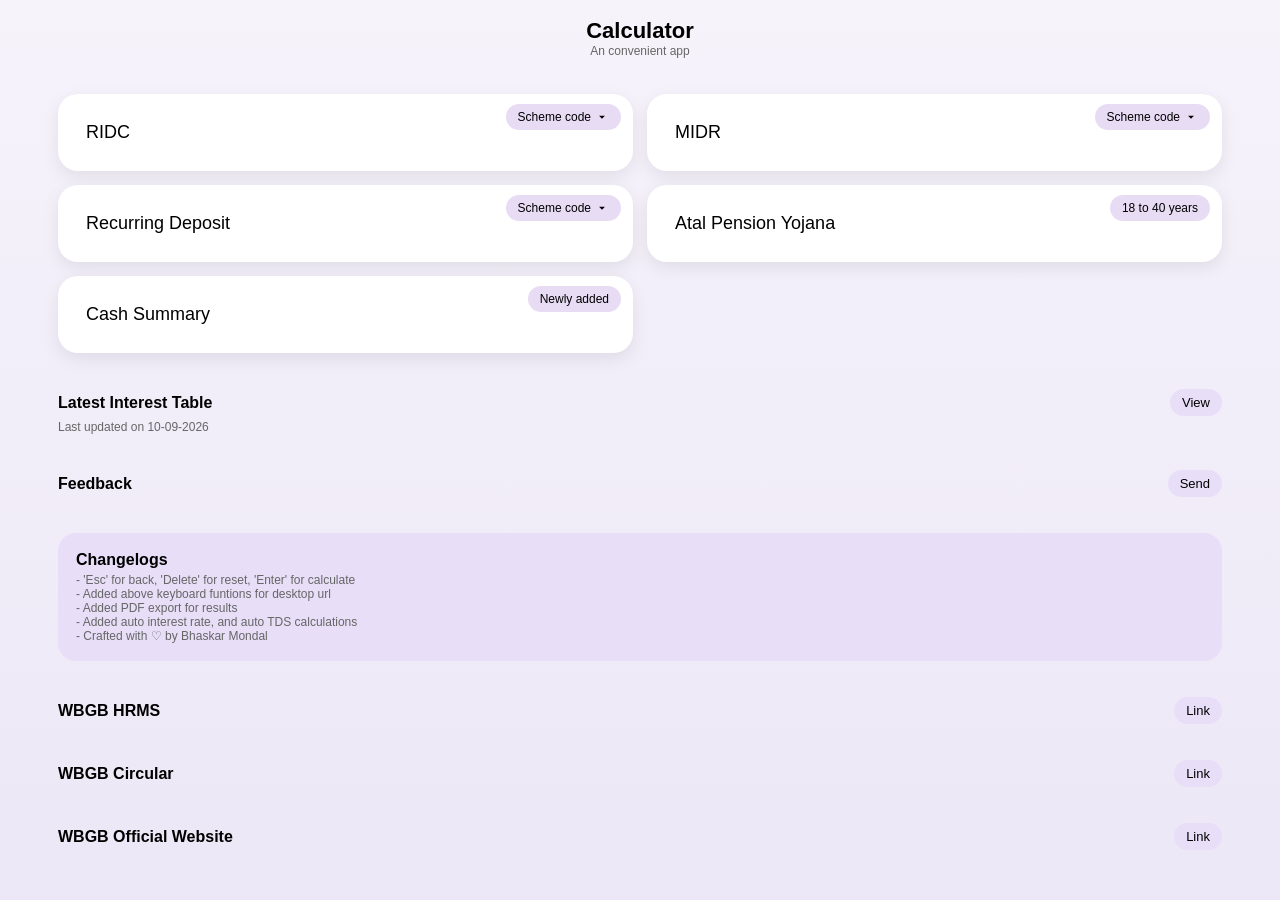
<file: index.html>
<!DOCTYPE html>
<html lang="en">
<head>
<meta charset="UTF-8">
<meta name="viewport" content="width=device-width, initial-scale=1.0">
<title>Bank Calculator</title>

<link rel="stylesheet" href="style/style.css">

<style>
/* Optional: keep slight disabled look */
.option{
    cursor:pointer;
}
/* ======================
INDEX DESKTOP LAYOUT
====================== */

@media (min-width: 1024px){

    body{
        max-width: 1200px;
        margin: auto;
    }  
}
</style>

</head>

<body>

<!-- HEADER -->
<div class="section">
    <div class="banner-title">Calculator</div>
    <div class="subtitle">An convenient app</div>
</div>

<!-- CALCULATORS -->
<div class="section">
<div class="grid">

    <!-- RIDC -->
    <div class="card-wrapper">
        <a href="ridc.html" class="card">RIDC</a>

        <div class="scheme-chip" onclick="openScheme('RIDC')">
            <span class="label">
                Scheme code
                <svg viewBox="0 0 24 24">
                    <path d="M7 10l5 5 5-5z"></path>
                </svg>
            </span>
        </div>
    </div>

    <!-- MIDR -->
    <div class="card-wrapper">
        <a href="midr.html" class="card">MIDR</a>

        <div class="scheme-chip" onclick="openScheme('MIDR')">
            <span class="label">
                Scheme code
                <svg viewBox="0 0 24 24">
                    <path d="M7 10l5 5 5-5z"></path>
                </svg>
            </span>
        </div>
    </div>

    <!-- RD -->
    <div class="card-wrapper">
        <a href="rd.html" class="card">Recurring Deposit</a>

        <div class="scheme-chip" onclick="openScheme('RD')">
            <span class="label">
                Scheme code
                <svg viewBox="0 0 24 24">
                    <path d="M7 10l5 5 5-5z"></path>
                </svg>
            </span>
        </div>
    </div>

    <!-- APY -->
    <div class="card-wrapper">
        <a href="apy.html" class="card">Atal Pension Yojana</a>

        <div class="scheme-chip">
            <span class="label">18 to 40 years</span>
        </div>
    </div>
<!-- CASH -->
    <div class="card-wrapper">
        <a href="cash.html" class="card">Cash Summary</a>

        <div class="scheme-chip">
            <span class="label">Newly added</span>
        </div>
    </div>

</div>
</div>

<!-- INTEREST -->
<div class="section">
    <div class="header-row">
        <div class="title">Latest Interest Table</div>
        <div class="chip" onclick="location.href='interest.html'">View</div>
    </div>
    <div class="ubtitle">Last updated on 10-09-2026</div>
</div>

<!-- FEEDBACK -->
<div class="section">
    <div class="header-row">
        <div class="title">Feedback</div>
        <div class="chip" onclick="location.href='feedback.html'">Send</div>
    </div>
</div>

<!-- CHANGELOGS-->
<div class="section">
    <div class="banner">
        <div class="title">Changelogs</div>
        <div class="ubtitle">
            - 'Esc' for back, 'Delete' for reset, 'Enter' for calculate <br>
            - Added above keyboard funtions for desktop url<br>
            - Added PDF export for results<br>
- Added auto interest rate, and auto TDS calculations<br>
- Crafted with ♡ by Bhaskar Mondal
        </div>
    </div>
</div>

<!-- LINKS -->
<div class="section">
    <div class="header-row">
        <div class="title">WBGB HRMS</div>
        <div class="chip" onclick="window.open('https://hrms.wbgb.bank.in:7506/WBGB/Login.aspx','_blank')">Link</div>
    </div>
</div>

<div class="section">
    <div class="header-row">
        <div class="title">WBGB Circular</div>
        <div class="chip" onclick="window.open('https://drive.google.com/drive/folders/1fTRfM4CqUoirLGzzQ8wpscdkHzXGnoaH','_blank')">Link</div>
    </div>
</div>

<div class="section">
    <div class="header-row">
        <div class="title">WBGB Official Website</div>
        <div class="chip" onclick="window.open('https://www.wbgb.bank.in/','_blank')">Link</div>
    </div>
</div>

<!-- MODAL -->
<div id="schemeModal" class="modal-home">
    <div class="modal-box-home" id="schemeList"></div>
</div>

<script src="script/script.js"></script>

<script>

const schemeData = {

    RIDC: [
        "<strong>TD001</strong> General",
        "<strong>TD002</strong> Staff",
        "<strong>TD003</strong> Senior Citizen",
        "<strong>TD004</strong> Ex-Staff Senior Citizen"
    ],

    MIDR: [
        "<strong>FD001</strong> General",
        "<strong>FD002</strong> Staff",
        "<strong>FD003</strong> Senior Citizen",
        "<strong>FD004</strong> Ex-Staff Senior Citizen"
    ],

    RD: [
        "<strong>RDNEW</strong> General",
        "<strong>RDNST</strong> Staff",
        "<strong>RDSCP</strong> Senior Citizen",
        "<strong>RDSTS</strong> Ex-Staff Senior Citizen"
    ]
};

function openScheme(type){

    let html = "";

    schemeData[type].forEach(val => {
        html += `<div class="option" onclick="closeScheme()">${val}</div>`;
    });

    document.getElementById("schemeList").innerHTML = html;

    schemeModal.style.display = "flex";
}

function closeScheme(){
    schemeModal.style.display = "none";
}

/* CLOSE ON OUTSIDE TAP */
schemeModal.onclick = function(e){
    if(e.target.id === "schemeModal"){
        closeScheme();
    }
};

</script>

</body>
</html>
</file>
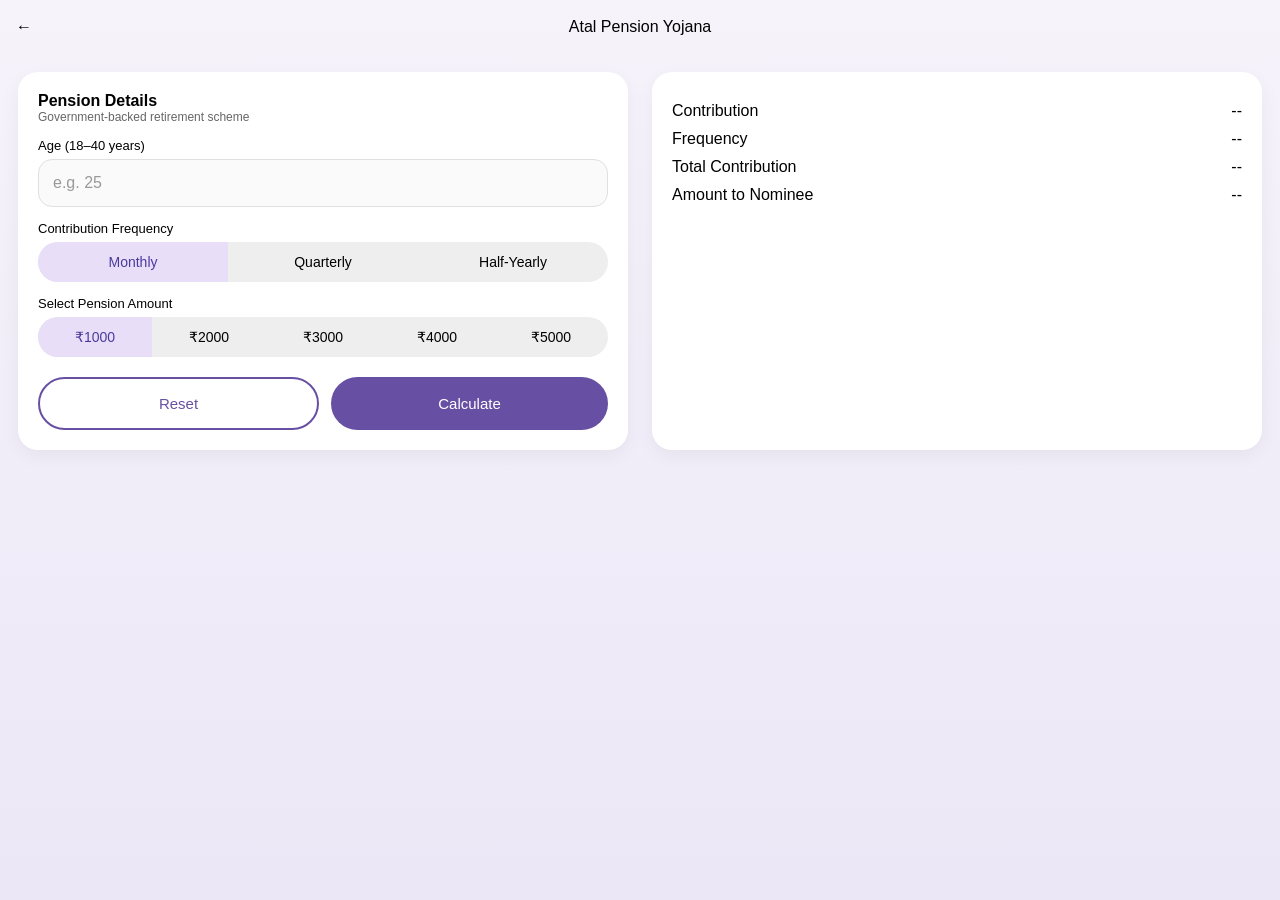
<file: apy.html>
<!DOCTYPE html>
<html lang="en">
<head>
<meta charset="UTF-8">
<meta name="viewport" content="width=device-width, initial-scale=1.0">
<title>APY Calculator</title>

<link rel="stylesheet" href="style/style.css">
<style>
@media (min-width: 768px){

    .section{
        display: flex;
        flex-direction: row;
        align-items: stretch;
        gap: 24px;
    }

    .section .surface{
        flex: 1;
        min-width: 0; /* IMPORTANT for overflow fix */
    }

}
</style>
</head>

<body>

<!-- TOPBAR -->
<div class="topbar">
    <span class="back" onclick="goBack()">←</span>
    Atal Pension Yojana
</div>

<div class="section">

<!-- =========================
     INPUT CARD
========================= -->
<div class="surface">

<div class="header-row">
    <div>
        <div class="title">Pension Details</div>
        <div class="subtitle">Government-backed retirement scheme</div>
    </div>
</div>

<!-- AGE -->
<label>Age (18–40 years)</label>
<input id="age" type="number" placeholder="e.g. 25">

<!-- FREQUENCY -->
<label>Contribution Frequency</label>
<div class="segmented">
    <button id="monthly" class="seg active" onclick="setAPYFreq('monthly')">Monthly</button>
    <button id="quarterly" class="seg" onclick="setAPYFreq('quarterly')">Quarterly</button>
    <button id="halfyearly" class="seg" onclick="setAPYFreq('halfyearly')">Half-Yearly</button>
</div>

<!-- PENSION -->
<label>Select Pension Amount</label>
<div class="segmented">
    <button class="seg active" onclick="setPension(1000)" id="p1000">₹1000</button>
    <button class="seg" onclick="setPension(2000)" id="p2000">₹2000</button>
    <button class="seg" onclick="setPension(3000)" id="p3000">₹3000</button>
    <button class="seg" onclick="setPension(4000)" id="p4000">₹4000</button>
    <button class="seg" onclick="setPension(5000)" id="p5000">₹5000</button>
</div>



<!-- BUTTONS -->
<div class="btn-group">
    <button class="btn outline" onclick="resetAPY()">Reset</button>
    <button class="btn primary" onclick="calculateAPY()">Calculate</button>
</div>

</div>

<!-- =========================
     RESULT CARD
========================= -->
<div class="surface result-card">

<div class="header-row">
    <div class="title"></div>
</div>

<div id="result">

    <div class="result-line">
        <span>Contribution</span>
        <span>--</span>
    </div>

    <div class="result-line">
        <span>Frequency</span>
        <span>--</span>
    </div>

    <div class="result-line">
        <span>Total Contribution</span>
        <span>--</span>
    </div>

    <div class="result-line">
        <span>Amount to Nominee</span>
        <span>--</span>
    </div>

</div>

</div>

</div>

<!-- ERROR -->
<div id="snackbar"></div>

<script src="script/apy.js"></script>

</body>
</html>
</file>
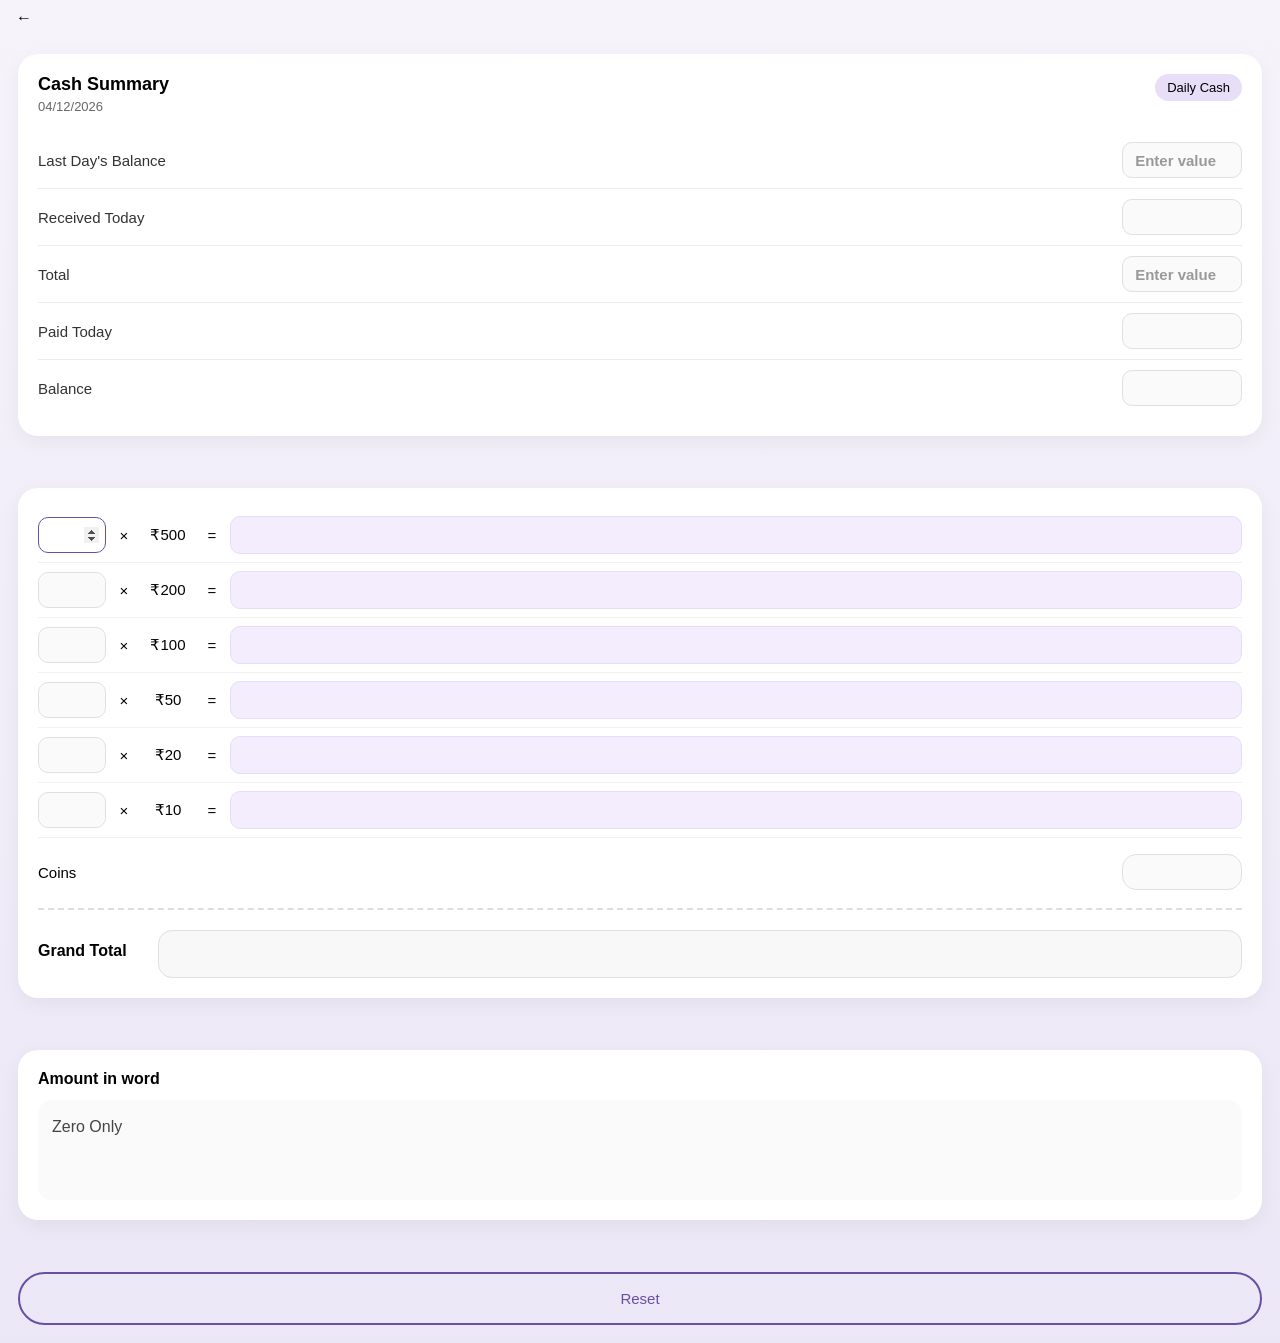
<file: cash.html>
<!DOCTYPE html>
<html lang="en">

<head>

<meta charset="UTF-8">
<meta name="viewport" content="width=device-width, initial-scale=1.0">

<title>Cash Summary</title>

<link rel="stylesheet" href="style/style.css">
<link rel="stylesheet" href="style/cash-summary.css">

</head>

<body>

<div class="topbar">

<div class="back" onclick="history.back()">
←
</div>


</div>


<!-- SUMMARY -->

<div class="section">

<div class="surface">

<div class="summary-header">

<div>

<div class="title">
Cash Summary
</div>

<div class="ubtitle">
<span id="todayDate"></span>
</div>

</div>

<div class="chip">
Daily Cash
</div>

</div>


<div class="summary-row">

<label>Last Day's Balance</label>

<input
id="lastBalance"
type="number"
placeholder="Enter value"
inputmode="numeric">

</div>


<div class="summary-row">

<label>Received Today</label>

<input
id="receivedToday"
class="output"
type="text"
value=""
readonly>

</div>


<div class="summary-row">

<label>Total</label>

<input
id="totalCash"
type="number"
placeholder="Enter value"
inputmode="numeric">

</div>


<div class="summary-row">

<label>Paid Today</label>

<input
id="paidToday"
class="output"
type="text"
value=""
readonly>

</div>


<div class="summary-row balance">

<label>Balance</label>

<input
id="balance"
class="output total-output"
type="text"
value=""
readonly>

</div>

</div>

</div>



<!-- DENOMINATION -->

<div class="section">

<div class="surface">

<div class="title">


</div>


<div class="note-row">

<input id="n500" type="number" inputmode="numeric">

<span>×</span>

<span>₹500</span>

<span>=</span>

<div id="a500" class="amount">₹0</div>

</div>


<div class="note-row">

<input id="n200" type="number" inputmode="numeric">

<span>×</span>

<span>₹200</span>

<span>=</span>

<div id="a200" class="amount">₹0</div>

</div>


<div class="note-row">

<input id="n100" type="number" inputmode="numeric">

<span>×</span>

<span>₹100</span>

<span>=</span>

<div id="a100" class="amount">₹0</div>

</div>


<div class="note-row">

<input id="n50" type="number" inputmode="numeric">

<span>×</span>

<span>₹50</span>

<span>=</span>

<div id="a50" class="amount">₹0</div>

</div>


<div class="note-row">

<input id="n20" type="number" inputmode="numeric">

<span>×</span>

<span>₹20</span>

<span>=</span>

<div id="a20" class="amount">₹0</div>

</div>


<div class="note-row">

<input id="n10" type="number" inputmode="numeric">

<span>×</span>

<span>₹10</span>

<span>=</span>

<div id="a10" class="amount">₹0</div>

</div>


<div class="coin-row">

<label>Coins</label>

<input
id="coins"
type="number"
placeholder=""
inputmode="numeric">

</div>


<div class="grand-row">

<span>

Grand Total

</span>

<input
id="grandTotal"
class="output total-output"
type="text"
value="₹0"
readonly>

</div>

</div>

</div>



<!-- WORDS -->

<div class="section">

<div class="surface">

<div class="title">
Amount in word
</div>

<div
id="amountWords"
class="words">

Zero Rupees Only

</div>

</div>

</div>



<!-- RESET -->

<div class="section">

<button
class="btn outline"
id="resetBtn">

Reset

</button>

</div>

<script src="script/cash-summary.js"></script>

</body>

</html>
</file>
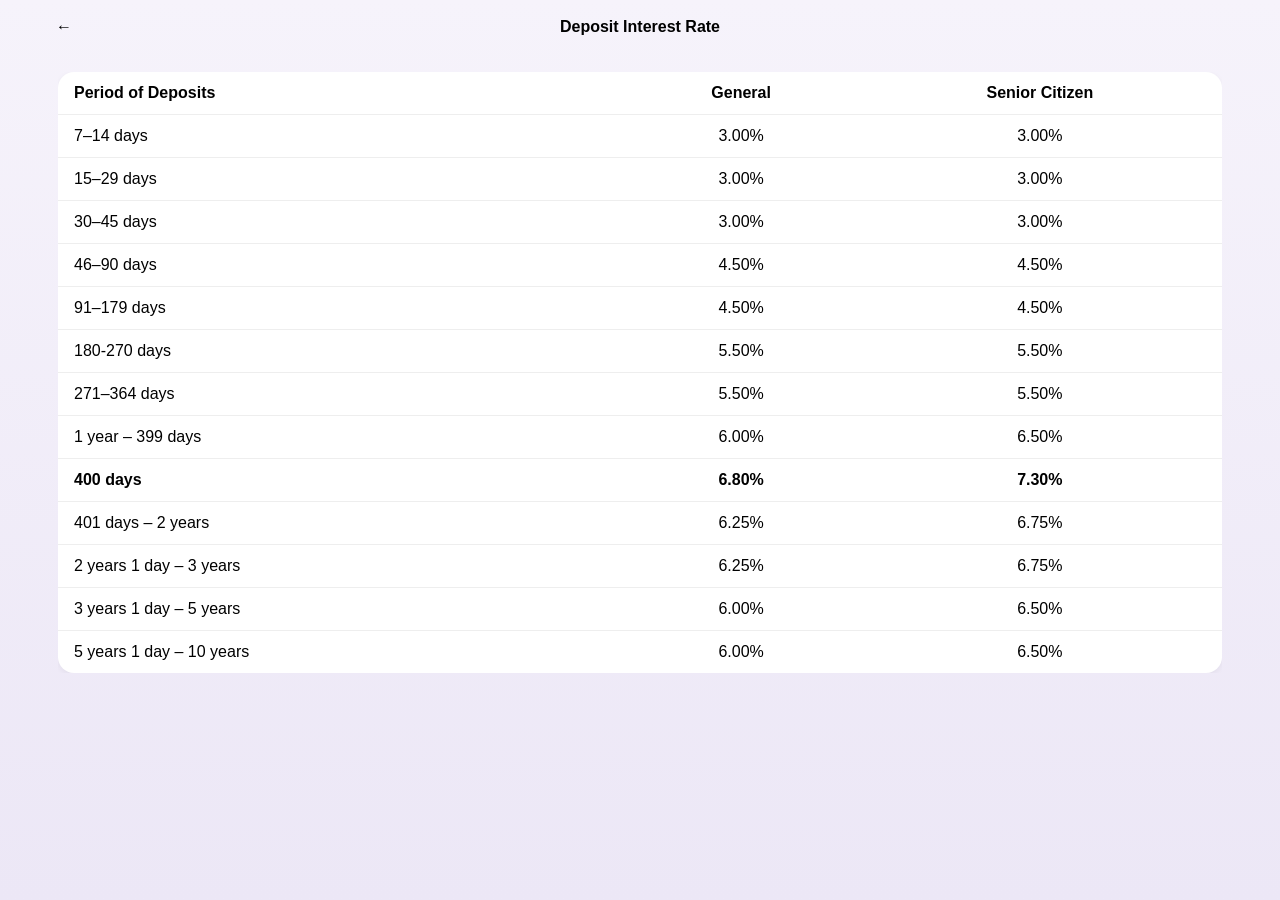
<file: interest.html>
<!DOCTYPE html>
<html lang="en">
<head>
<meta charset="UTF-8">
<meta name="viewport" content="width=device-width, initial-scale=1.0">
<title>Interest Table</title>

<link rel="stylesheet" href="style/style.css">

<style>
/* Optional: keep slight disabled look */
.option{
    cursor:pointer;
}
/* ======================
INDEX DESKTOP LAYOUT
====================== */

@media (min-width: 1024px){

    body{
        max-width: 1200px;
        margin: auto;
    }  
}


/* CARD WRAPPER */
.table-card{
    background: #fff;
    border-radius: 16px;
    overflow: hidden;   /* 🔥 enables rounded corners */
    box-shadow: 0 2px 6px rgba(0,0,0,0.05);
}

/* TABLE */
table{
    width: 100%;
    border-collapse: separate;   /* 🔥 required */
    border-spacing: 0;
    text-align: center;
}

/* HEADER */
th{
    background: #f3eefc;
    color: #4a3a9c;
    font-weight: 600;
    padding: 12px;
}

/* ROUND HEADER CORNERS */
th:first-child{
    border-top-left-radius: 16px;
}
th:last-child{
    border-top-right-radius: 16px;
}

/* CELLS */
td{
    padding: 12px;
}

/* ROW DIVIDER */
tr:not(:last-child) td{
    border-bottom: 1px solid #eee;
}

/* ALIGN FIRST COLUMN LEFT (better readability) */
td:first-child{
    text-align: left;
    padding-left: 16px;
}

/* MOBILE SCROLL */
.table-wrapper{
    overflow-x: auto;
}

</style>

</head>

<body>

<!-- TOPBAR -->
<div class="topbar">
    <span class="back" onclick="goBack()">←</span>
    <span class="title">Deposit Interest Rate</span>
</div>

<div class="section">

    <div class="table-wrapper">
        <div class="table-card">

            <table>
                <tr><td><strong>Period of Deposits</strong></td><td><strong>General</strong></td><td><strong>Senior 
Citizen</strong></td></tr>
                <tr><td>7–14 days</td><td>3.00%</td><td>3.00%</td></tr>
                <tr><td>15–29 days</td><td>3.00%</td><td>3.00%</td></tr>
                <tr><td>30–45 days</td><td>3.00%</td><td>3.00%</td></tr>
                <tr><td>46–90 days</td><td>4.50%</td><td>4.50%</td></tr>
                <tr><td>91–179 days</td><td>4.50%</td><td>4.50%</td></tr>
                <tr><td>180-270 days</td><td>5.50%</td><td>5.50%</td></tr>
                <tr><td>271–364 days</td><td>5.50%</td><td>5.50%</td></tr>
              <tr><td>1 year – 399 days</td><td>6.00%</td><td>6.50%</td></tr>
               <tr><td><strong>400 days</strong></td><td><strong>6.80%</strong></td><td><strong>7.30%</strong></td></tr>
                <tr><td>401 days – 2 years</td><td>6.25%</td><td>6.75%</td></tr>
                <tr><td>2 years 1 day – 3 years</td><td>6.25%</td><td>6.75%</td></tr>
                <tr><td>3 years 1 day – 5 years</td><td>6.00%</td><td>6.50%</td></tr>
                <tr><td>5 years 1 day – 10 years</td><td>6.00%</td><td>6.50%</td></tr>

            </table>

        </div>
    </div>

</div>

<script src="script/script.js"></script>

</body>
</html>
</file>
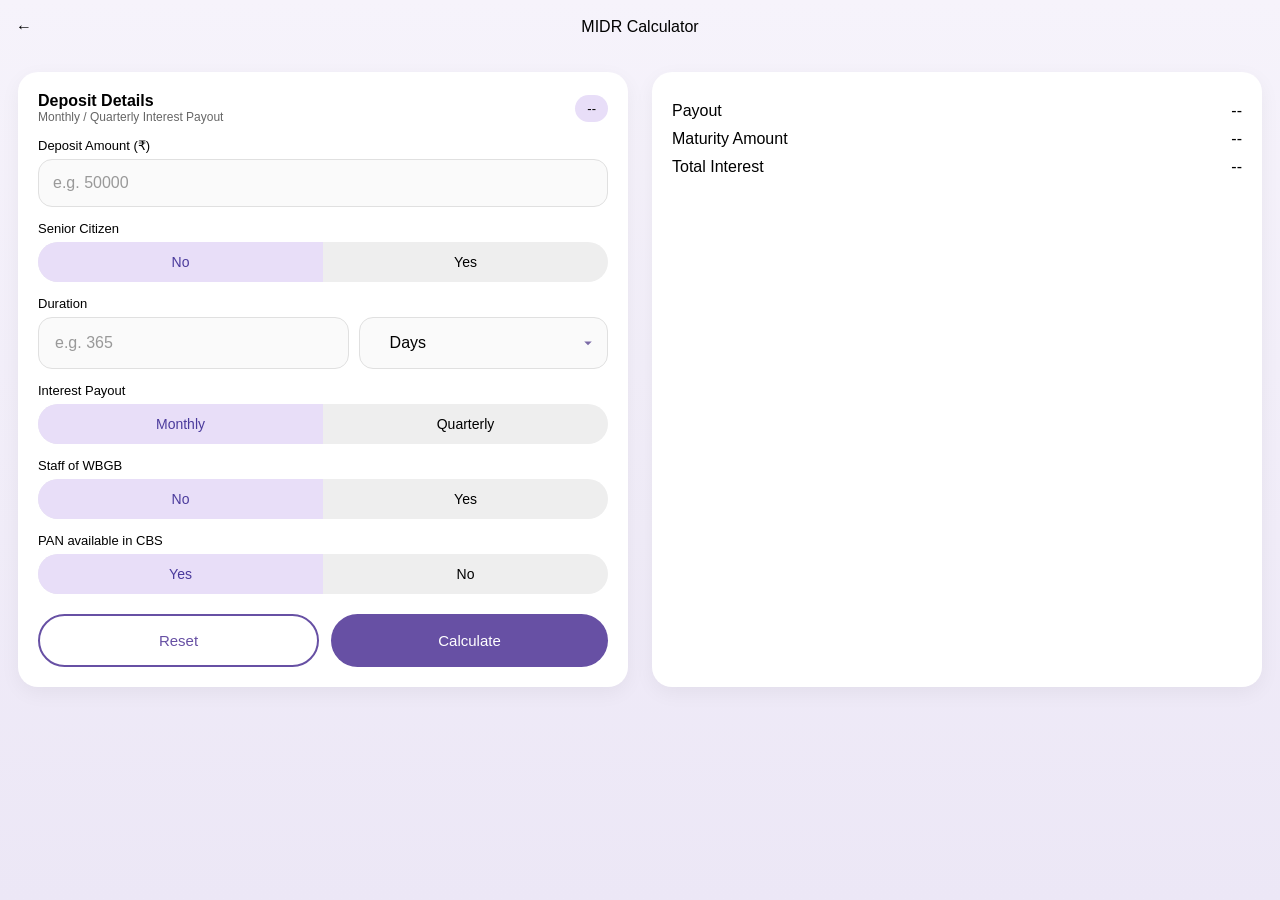
<file: midr.html>
<!DOCTYPE html>
<html lang="en">
<head>
<meta charset="UTF-8">
<meta name="viewport" content="width=device-width, initial-scale=1.0">
<title>MIDR Calculator</title>

<link rel="stylesheet" href="style/style.css">
<style>
@media (min-width: 768px){

    .section{
        display: flex;
        flex-direction: row;
        align-items: stretch;
        gap: 24px;
    }

    .section .surface{
        flex: 1;
        min-width: 0; /* IMPORTANT for overflow fix */
    }

}
</style>
</head>

<body>

<!-- TOPBAR -->
<div class="topbar">
    <span class="back" onclick="goBack()">←</span>
    MIDR Calculator
</div>

<div class="section">

<!-- =========================
     INPUT CARD
========================= -->
<div class="surface">

<div class="header-row">
    <div>
        <div class="title">Deposit Details</div>
        <div class="subtitle">Monthly / Quarterly Interest Payout</div>
    </div>
    <div class="chip" id="rateDisplay">--</div>
</div>

<!-- AMOUNT -->
<label>Deposit Amount (₹)</label>
<input id="amount" type="number" placeholder="e.g. 50000">

<!-- SENIOR -->
<label>Senior Citizen</label>
<div class="segmented">
    <button id="seniorNo" class="seg active" onclick="setSenior('no')">No</button>
    <button id="seniorYes" class="seg" onclick="setSenior('yes')">Yes</button>
</div>

<!-- DURATION -->
<label>Duration</label>
<div class="row">
<input id="duration" type="number" placeholder="e.g. 365">
<select id="unit">
    <option value="days">Days</option>
    <option value="months">Months</option>
    <option value="years">Years</option>
</select> 
<div class="input-select" onclick="openUnit()">
    <span id="unitText">Days</span>
    <svg viewBox="0 0 24 24">
        <path d="M7 10l5 5 5-5z"></path>
    </svg></div>
</div>

<!-- PAYOUT -->
<label>Interest Payout</label>
<div class="segmented">
    <button id="monthly" class="seg active" onclick="setPayout('monthly')">Monthly</button>
    <button id="quarterly" class="seg" onclick="setPayout('quarterly')">Quarterly</button>
</div>
<!-- STAFF -->
<label>Staff of WBGB</label>
<div class="segmented">
    <button id="staffNo" class="seg active" onclick="setStaff('no')">No</button>
    <button id="staffYes" class="seg" onclick="setStaff('yes')">Yes</button>
</div>
<!-- =========================
     PAN CARD
========================= -->
<label>PAN available in CBS</label>
    <div class="segmented">
        <button id="panYes" class="seg active" onclick="setPAN('yes')">Yes</button>
        <button id="panNo" class="seg" onclick="setPAN('no')">No</button>
    </div>

<!-- BUTTONS -->
<div class="btn-group">
    <button class="btn outline" onclick="resetMIDR()">Reset</button>
    <button class="btn primary" onclick="calculateMIDR()">Calculate</button>
</div>

</div>

<!-- =========================
     RESULT CARD
========================= -->
<div class="surface">

<div class="title"></div>

<div id="result">

<div class="result-line">
        <span>Payout</span>
        <span>--</span>
    </div>
    
    <div class="result-line">
        <span>Maturity Amount</span>
        <span>--</span>
    </div>

    <div class="result-line">
        <span>Total Interest</span>
        <span>--</span>
    </div>
</div>

</div>

</div>

<!-- MODAL -->
    
<div id="unitModal" class="modal">
<div class="modal-box">
    
<div class="option active" data-value="days" onclick="selectUnit('days','Days',this)">
<div class="icon">
<svg viewBox="0 0 24 24">
<path d="M9 16.2l-3.5-3.5L4 14.2 9 19l12-12-1.5-1.5z"/></svg></div>Days</div>

<div class="option" data-value="months" onclick="selectUnit('months','Months',this)">
<div class="icon"><svg viewBox="0 0 24 24"><path d="M9 16.2l-3.5-3.5L4 14.2 9 19l12-12-1.5-1.5z"/></svg></div>Months</div>

<div class="option" data-value="years" onclick="selectUnit('years','Years',this)">
<div class="icon"><svg viewBox="0 0 24 24"><path d="M9 16.2l-3.5-3.5L4 14.2 9 19l12-12-1.5-1.5z"/></svg></div>Years</div>
    
</div></div>


<!-- ERROR -->
<div id="snackbar"></div>
<script src="script/pdfmake.min.js"></script>
<script src="script/vfs_fonts.js"></script>
<script src="script/rates.js"></script>
<script src="script/script.js"></script>

</body>
</html>
</file>
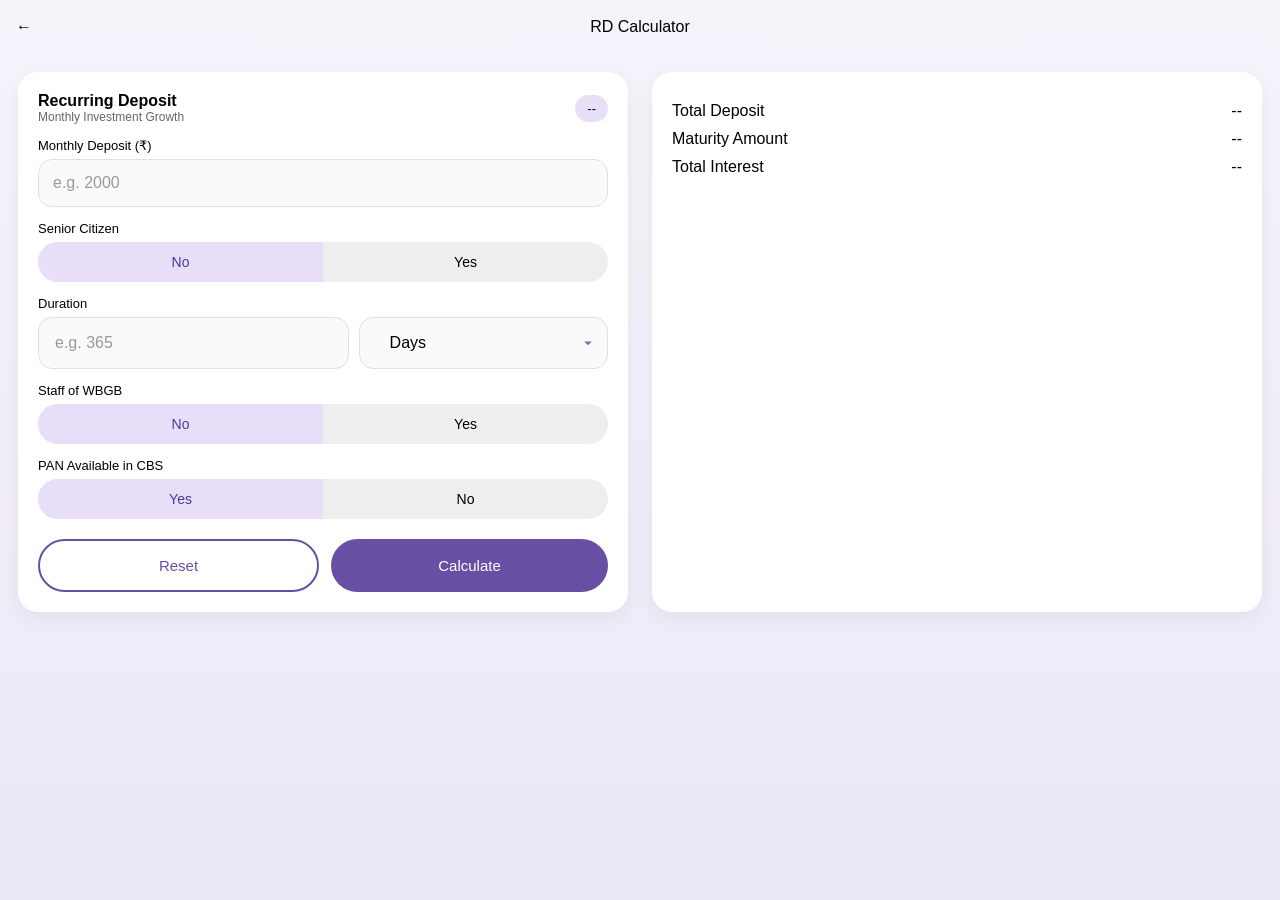
<file: rd.html>
<!DOCTYPE html>
<html lang="en">
<head>
<meta charset="UTF-8">
<meta name="viewport" content="width=device-width, initial-scale=1.0">
<title>RD Calculator</title>

<link rel="stylesheet" href="style/style.css">
<style>
@media (min-width: 768px){

    .section{
        display: flex;
        flex-direction: row;
        align-items: stretch;
        gap: 24px;
    }

    .section .surface{
        flex: 1;
        min-width: 0; /* IMPORTANT for overflow fix */
    }

}
</style>
</head>

<body>

<!-- TOPBAR -->
<div class="topbar">
    <span class="back" onclick="goBack()">←</span>
    RD Calculator
</div>

<div class="section">

<!-- =========================
     INPUT CARD
========================= -->
<div class="surface">

<div class="header-row">
    <div>
        <div class="title">Recurring Deposit</div>
        <div class="subtitle">Monthly Investment Growth</div>
    </div>
    <div class="chip" id="rateDisplay">--</div>
</div>

<!-- MONTHLY DEPOSIT -->
<label>Monthly Deposit (₹)</label>
<input id="monthly" type="number" placeholder="e.g. 2000">

<!-- SENIOR -->
<label>Senior Citizen</label>
<div class="segmented">
    <button id="seniorNo" class="seg active" onclick="setSenior('no')">No</button>
    <button id="seniorYes" class="seg" onclick="setSenior('yes')">Yes</button>
</div>

<!-- DURATION -->
<label>Duration</label>
<div class="row">
<input id="duration" type="number" placeholder="e.g. 365">
<select id="unit">
    <option value="days">Days</option>
    <option value="months">Months</option>
</select> 
<div class="input-select" onclick="openUnit()">
    <span id="unitText">Days</span>
    <svg viewBox="0 0 24 24">
        <path d="M7 10l5 5 5-5z"></path>
    </svg></div>
</div>

<!-- STAFF -->
<label>Staff of WBGB</label>
<div class="segmented">
    <button id="staffNo" class="seg active" onclick="setStaff('no')">No</button>
    <button id="staffYes" class="seg" onclick="setStaff('yes')">Yes</button>
</div>

<!-- =========================
     PAN SECTION
========================= -->
    <label>PAN Available in CBS</label>
    <div class="segmented">
        <button id="panYes" class="seg active" onclick="setPAN('yes')">Yes</button>
        <button id="panNo" class="seg" onclick="setPAN('no')">No</button>
    </div>

<!-- BUTTONS -->
<div class="btn-group">
    <button class="btn outline" onclick="resetRD()">Reset</button>
    <button class="btn primary" onclick="calculateRD()">Calculate</button>
</div>

</div>

<!-- =========================
     RESULT CARD
========================= -->
<div class="surface">

<div class="title"></div>

<div id="result">

    <div class="result-line">
        <span>Total Deposit</span>
        <span>--</span>
    </div>

    <div class="result-line">
        <span>Maturity Amount</span>
        <span>--</span>
    </div>

    <div class="result-line">
        <span>Total Interest</span>
        <span>--</span>
    </div>

</div>

</div>

</div>
<!-- MODAL -->
    
<div id="unitModal" class="modal">
<div class="modal-box">
    
<div class="option active" data-value="days" onclick="selectUnit('days','Days',this)">
<div class="icon">
<svg viewBox="0 0 24 24">
<path d="M9 16.2l-3.5-3.5L4 14.2 9 19l12-12-1.5-1.5z"/></svg></div>Days</div>

<div class="option" data-value="months" onclick="selectUnit('months','Months',this)">
<div class="icon"><svg viewBox="0 0 24 24"><path d="M9 16.2l-3.5-3.5L4 14.2 9 19l12-12-1.5-1.5z"/></svg></div>Months</div>
    
</div></div>

<!-- ERROR -->
<div id="snackbar"></div>
<script src="script/pdfmake.min.js"></script>
<script src="script/vfs_fonts.js"></script>
<script src="script/rates.js"></script>
<script src="script/script.js"></script>

</body>
</html>
</file>
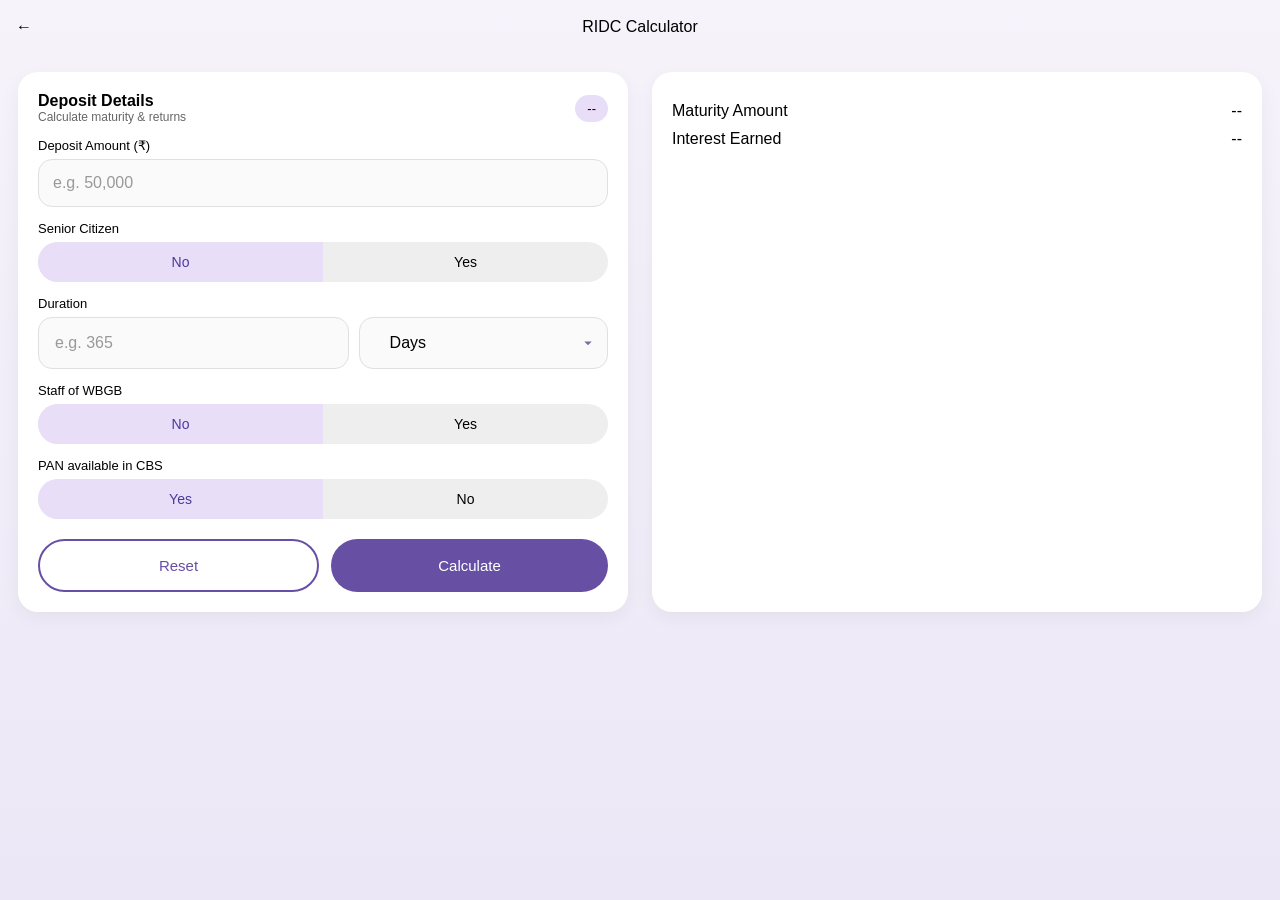
<file: ridc.html>
<!DOCTYPE html>
<html lang="en">
<head>
<meta charset="UTF-8">
<meta name="viewport" content="width=device-width, initial-scale=1.0">
<title>RIDC Calculator</title>

<link rel="stylesheet" href="style/style.css">

<style>
@media (min-width: 768px){

    .section{
        display: flex;
        flex-direction: row;
        align-items: stretch;
        gap: 24px;
    }

    .section .surface{
        flex: 1;
        min-width: 0; /* IMPORTANT for overflow fix */
    }

}
</style>

</head>

<body>

<div class="topbar">
    <span class="back" onclick="goBack()">←</span>
    RIDC Calculator
</div>

<div class="section">

<div class="surface">

<div class="header-row">
    <div>
        <div class="title">Deposit Details</div>
        <div class="subtitle">Calculate maturity & returns</div>
    </div>
    <div class="chip" id="rateDisplay">--</div>
</div>

<label>Deposit Amount (₹)</label>
<input id="amount" type="number" placeholder="e.g. 50,000">

<label>Senior Citizen</label>
<div class="segmented">
    <button id="seniorNo" class="seg active" onclick="setSenior('no')">No</button>
    <button id="seniorYes" class="seg" onclick="setSenior('yes')">Yes</button>
</div>

<label>Duration</label>
<div class="row">
<input id="duration" type="number" placeholder="e.g. 365">
<select id="unit">
    <option value="days">Days</option>
    <option value="months">Months</option>
    <option value="years">Years</option>
</select> 
<div class="input-select" onclick="openUnit()">
    <span id="unitText">Days</span>
    <svg viewBox="0 0 24 24">
        <path d="M7 10l5 5 5-5z"></path>
    </svg></div>
</div>

<label>Staff of WBGB</label>
<div class="segmented">
    <button id="staffNo" class="seg active" onclick="setStaff('no')">No</button>
    <button id="staffYes" class="seg" onclick="setStaff('yes')">Yes</button>
</div>
    
<label>PAN available in CBS</label>
    <div class="segmented">
        <button id="panYes" class="seg active" onclick="setPAN('yes')">Yes</button>
        <button id="panNo" class="seg" onclick="setPAN('no')">No</button>
    </div>

<div class="btn-group">
    <button class="btn outline" onclick="resetRIDC()">Reset</button>
    <button class="btn primary" onclick="calculateRIDC()">Calculate</button>
</div>

</div>

<!-- RESULT -->
<div class="surface">
<div id="result">

<div class="result-line">
    <span>Maturity Amount</span>
    <span>--</span>
</div>

<div class="result-line">
    <span>Interest Earned</span>
    <span>--</span>
</div>
</div>
</div>
</div>

<!-- MODAL -->
    
<div id="unitModal" class="modal">
<div class="modal-box">
    
<div class="option active" data-value="days" onclick="selectUnit('days','Days',this)">
<div class="icon">
<svg viewBox="0 0 24 24">
<path d="M9 16.2l-3.5-3.5L4 14.2 9 19l12-12-1.5-1.5z"/></svg></div>Days</div>

<div class="option" data-value="months" onclick="selectUnit('months','Months',this)">
<div class="icon"><svg viewBox="0 0 24 24"><path d="M9 16.2l-3.5-3.5L4 14.2 9 19l12-12-1.5-1.5z"/></svg></div>Months</div>

<div class="option" data-value="years" onclick="selectUnit('years','Years',this)">
<div class="icon"><svg viewBox="0 0 24 24"><path d="M9 16.2l-3.5-3.5L4 14.2 9 19l12-12-1.5-1.5z"/></svg></div>Years</div>
    
</div></div>

<div id="snackbar"></div>
<script src="script/pdfmake.min.js"></script>
<script src="script/vfs_fonts.js"></script>
<script src="script/rates.js"></script>
<script src="script/script.js"></script>
<script>
</script>
</body>
</html>
</file>
<file: style/style.css>
body {
    margin: 0;
user-select: none;
    -webkit-user-select: none;
    font-family: 'Roboto', sans-serif;
    background: linear-gradient(180deg,#F6F3FB,#ECE7F6);
min-height: 100vh;
display: flex;
flex-direction: column;
}

.section {
    padding: 18px;
}

.maturity-row{
    position: relative;
    margin-bottom: 10px;
}

.share-btn{
    position: absolute;
    right: 0;
    top: 50%;
    transform: translateY(-69%);

    background:#E8DEF8;
    width:28px;
    height:27px;
    border-radius:50%;

    display:flex;
    align-items:center;
    justify-content:center;
    cursor:pointer;
}

.share-btn svg{
    width:15px;
    height:19px;
    fill:black;
}



..tds-label{
    color:#c62828; /* red */
    font-weight:500;
}

.gain{
    color:#2e7d32; /* green */
}

.loss{
    color:#c62828; /* red */
}

.strong{
    font-weight:700;
}

/* ===== UNIT BOX ===== */

.modal-home{
    position:absolute;
    inset:0;
    background:rgba(0,0,0,0.3);
    display:none;
    justify-content:center;
align-items:center;
    padding:12px;
    z-index:1000;
}

.modal-box-home{
    background:#fff;
    border-radius:20px;
    width:79%;
    max-width:320px;
    padding:10px;
}
.input-select{
    flex:1.5;
    height:52px;
    padding: 0px 10px 0px 30px;
    border-radius:14px;
    border:1.5px solid #e0e0e0;
    background:#fafafa;
    display:flex;
    align-items:center;
    justify-content:space-between;
    font-size:16px;
    cursor:pointer;
    box-sizing:border-box;
    transform: translateY(3px);
}


/* TEXT */
.input-select span{
    display:flex;
    align-items:center;
}

/* ARROW */
.input-select svg{
    width:18px;
    height:18px;
    fill:#7a6aa6;
}

/* HIDE SELECT */
#unit{
    display:none;
}

/* ===== MODAL ===== */
.modal{
    position: absolute;
    inset: 0;
    background: rgba(0,0,0,0.3);
    display: none;
    align-items: center;
    justify-content: flex-end;
    padding: 12px;
    z-index: 1000;
}

.modal-box{
    background: #fff;
    border-radius: 20px;
    width: 50%;
    max-width: 320px;
    padding: 10px;
}

@media (min-width: 768px){
    .modal{
        justify-content: center;
        align-items: center;
    }

    .modal-box{
        width: 80%;
    }
}



.option{
    display:flex;
    align-items:center;
    gap:12px;
    padding:16px;
    border-radius:14px;
}

.option.active{
    background:#E8DEF8;
    color:#4a3a9c;
}

.icon{
    width:22px;
    height:22px;
    visibility:hidden;
}

.option.active .icon{
    visibility:visible;
}

.icon svg{
    fill:#4a3a9c;
}

/* ===== MATURITY CHIP ===== */
.maturity-chip {
    background: #E8DEF8;
    color: black;
    padding: 5px 14px;
    border-radius: 20px;
    font-size: 13px;
    font-weight: 400;
    display: inline-block;
    margin-bottom: 10px;
}

/* GLOBAL TOUCH FIX */
html, body, * {
    -webkit-tap-highlight-color: transparent;
}

.card-wrapper {
position: relative;
}
.card {
    background: #FFF;
    padding: 28px;
    text-align: left;
    display: block;
    border-radius: 20px;
    text-decoration: none;
    color: #000;
    font-weight: 510;
    font-size: 18px;
    box-shadow: 0 6px 18px rgba(0,0,0,0.08);
    transition: 0.15s;
}

.card:active {
    transform: scale(0.96);
}

.card.disabled {
    opacity: 0.4;
    }
    
/* invisible select over chip */
.scheme-chip select {
position: absolute;
inset: 0;
width: 100%;
height: 100%;
opacity: 0;

cursor: pointer;
}

/* BUTTON CHIP */
.chip {
background: #e8dcf5;
padding: 6px 14px;
border-radius: 20px;
font-size: 12px;
color: black;
cursor: pointer;
}
.label {
      display: inline-flex;
      align-items: center;
      gap: 4px; /* space between text and arrow */
      cursor: pointer;
      
    }

    .label svg {
      width: 14px;
      height: 14px;
        align-items: right;
      fill: currentColor; /* matches text color */
    }

    .label:hover {
      color: black;
    }
    
    .card-wrapper {
    position: relative;
}

.scheme-chip {
    position: absolute;
    top: 10px;
    right: 12px;
    background: #e8dcf5;
    border-radius: 20px;
    padding: 6px 12px;
    font-size: 12px;
    cursor: pointer;
}

.scheme-text {
    color: #6b4fa3;
}

.scheme-menu {
    display: none;
    position: absolute;
    top: 35px;
    right: 0;
    background: #e8dcf5;
    border-radius: 12px;
    overflow: hidden;
    box-shadow: 0 5px 15px rgba(0,0,0,0.1);
    z-index: 999;
}

.scheme-menu div {
    padding: 10px 14px;
}

.scheme-menu div:hover {
    background: #d8c7f0;
}


.seg.disabled {
    opacity: 0.4;
    pointer-events: none; /* blocks clicks */
    cursor: not-allowed;
}


/* ======================
BANNER
====================== */
.banner {
    background: #E8DEF8;
    padding: 18px;
    border-radius: 18px;
}

.banner-title {
    font-weight: 600;
    font-size: 22px;
    text-align: center;
}

.subtitle {
    font-size: 12px;
    color: #666;
    text-align: center;
}

.ubtitle {
    font-size: 12px;
    color: #666;
    margin-top: 4px;
}

/* ======================
GRID (INDEX)
====================== */
.grid {
    display: grid;
    grid-template-columns: 1fr 1fr;
    gap: 14px;
}

/* ======================
TOPBAR
====================== */

.topbar {
    position: relative;
    padding: 18px;
    text-align: center;
    font-weight: 500;
    font-size: 16px;
}

.back {
    position: absolute;
    left: 16px;
    top: 50%;
    transform: translateY(-50%);
}

/* ======================
SURFACE (CARD)
====================== */
.surface {
    background: white;
    padding: 20px;
    border-radius: 20px;
    margin-bottom: 16px;
    box-shadow: 0 6px 20px rgba(0,0,0,0.05);
}

/* ======================
HEADER ROW
====================== */
.header-row {
    display: flex;
    justify-content: space-between;
    align-items: center;
}

.title {
    font-weight: 600;
    font-size: 16px;
}

.chip {
    background: #E8DEF8;
    padding: 6px 12px;
    border-radius: 20px;
    font-size: 13px;
}

/* ======================
INPUTS
====================== */
label {
    margin-top: 14px;
    display: block;
    font-size: 13px;
}

input, select {
    width: 100%;
    box-sizing: border-box;
    padding: 14px;
    margin-top: 6px;
    border-radius: 14px;
    border: 1.5px solid #e0e0e0;
    background: #fafafa;
    font-size: 16px; /* prevent zoom */
}

input::placeholder {
    color: #999;
}

input:focus, select:focus {
    outline: none;
    border: 1.5px solid #6750A4;
    background: #fff;
}

/* ======================
ROW (RESPONSIVE)
====================== */
.row {
    display: flex;
    gap: 12px;
    flex-wrap: wrap;
    display:flex;
    gap:10px;
    align-items:center;
}

.row input {
    flex:2;
    height:52px;
    padding:0 16px;
    border-radius:14px;
    border:1.5px solid #e0e0e0;
    background:#fafafa;
    font-size:16px;
    box-sizing:border-box;
}

.row select {
    flex: 1 1 35%;
    min-width: 110px;
    height: 48px;
}

/* ======================
ARROW DOWN SYMBOL
====================== */
select {
    appearance: none;
    -webkit-appearance: none;
    -moz-appearance: none;

    background: #fafafa url("data:image/svg+xml;utf8,<svg fill='%236750A4' height='20' viewBox='0 0 24 24' width='20' xmlns='http://www.w3.org/2000/svg'><path d='M7 10l5 5 5-5z'/></svg>") no-repeat right 12px center;

    background-size: 18px;
    padding-right: 40px;
}

/* ======================
SEGMENTED BUTTONS
====================== */
.segmented {
    display: flex;
    flex-wrap: wrap;
    background: #eee;
    border-radius: 30px;
    overflow: hidden;
    margin-top: 6px;
}

.seg {
    flex: 1;
    padding: 12px;
    text-align: center;
    border: none;
    background: transparent;
    font-size: 14px;
}

.seg.active {
    background: #E8DEF8;
    color: #4a3a9c;
    font-weight: 470;
}


/* ======================
BUTTONS
====================== */

.btn-group {
    display: flex;
    gap: 12px;
    margin-top: 20px;
}

.btn {
    flex: 1;
    padding: 16px;
    border-radius: 28px;
    border: none;
    font-size: 15px;
}

.btn.primary {
    background: #6750A4;
    color: white;
}

.btn.outline {
    border: 2px solid #6750A4;
    background: transparent;
    color: #6750A4;
}

.btn:active {
    transform: scale(0.96);
}

/* ======================
RESULT
====================== */

.result-line {
    display: flex;
    justify-content: space-between;
    margin-top: 10px;
}

/* ======================
SNACKBAR (ERROR)
====================== */

#snackbar {
    visibility: hidden;
    min-width: 250px;
    max-width: 90%;
    background: #6750A4;
    color: #fff;
    text-align: center;
    border-radius: 16px;
    padding: 14px 16px;
    position: fixed;
    left: 50%;
    top: 20px;
    transform: translateX(-50%);
    font-size: 15px;
    font-weight: 510;
    z-index: 999;
    opacity: 0;
    transition: all 0.3s ease;
}

#snackbar.show {
    visibility: visible;
    opacity: 1;
    top: 36px;
}

/* ======================
MOBILE OPTIMIZATION
====================== */

@media (max-width: 420px) {

    .grid {
        grid-template-columns: 1fr;
    }

    .section {
        padding: 12px;
    }

    .surface {
        padding: 18px;
        border-radius: 18px;
    }

    .banner {
        padding: 16px;
    }

    .title {
        font-size: 15px;
    }

    .btn {
        padding: 14px;
    }
}

.row input:focus {
    outline: none;
    border: 1.5px solid #6750A4;
    background: #fff;
}
</file>
<file: style/cash-summary.css>
/* =========================================
   CASH SUMMARY
========================================= */

.summary-header{
    display:flex;
    justify-content:space-between;
    align-items:flex-start;
    margin-bottom:18px;
}

.summary-header .title{
    font-size:18px;
    font-weight:600;
}

.summary-header .ubtitle{
    margin-top:4px;
    font-size:13px;
    color:#666;
}

/* =========================================
   SUMMARY
========================================= */

.summary-row{

    display:flex;

    justify-content:space-between;

    align-items:center;

    padding:10px 0;

    border-bottom:1px solid #ECECEC;

}

.summary-row:last-child{

    border-bottom:none;

}

.summary-row label{

    margin:0;

    font-size:15px;

    font-weight:500;

    color:#333;

}

.summary-row input{

    width:120px;

    height:36px;

    margin:0;

    padding:0 10px;

    border:1.5px solid #E0E0E0;

    border-radius:10px;

    background:#FAFAFA;

    text-align:right;

    font-size:15px;

    font-weight:600;

}

.output{

    color:#000;

    background:#F8F8F8;

}

.output:focus{

    outline:none;

    border:1.5px solid #E0E0E0;

}

.total-output{

    color:#000;

    font-weight:700;

}

/* =========================================
   DENOMINATION
========================================= */

.note-row{

    display:grid;

    grid-template-columns:
    68px
    20px
    52px
    20px
    1fr;

    align-items:center;

    gap:8px;

    padding:8px 0;

    border-bottom:1px solid #F1F1F1;

}

.note-row:last-child{

    border-bottom:none;

}

.note-row input{

    width:100%;

    height:36px;

    margin:0;

    padding:0 6px;

    border-radius:10px;

    text-align:center;

    font-size:15px;

}

.note-row span{

    font-size:15px;

    text-align:center;

}

.amount{

    height:36px;

    display:flex;

    align-items:center;

    justify-content:flex-end;

    padding:0 10px;

    background:#F3EDFE;

    border:1px solid #E6DEF8;

    border-radius:10px;

    color:#6750A4;

    font-size:15px;

    font-weight:700;

}

/* =========================================
   COINS
========================================= */

.coin-row{

    display:flex;

    justify-content:space-between;

    align-items:center;

    margin-top:16px;

}

.coin-row label{

    margin:0;

    font-size:15px;

}

.coin-row input{

    width:120px;

    height:36px;

    margin:0;

    text-align:right;

}

/* =========================================
   GRAND TOTAL
========================================= */

.grand-row{

    display:flex;

    justify-content:space-between;

    align-items:center;

    margin-top:18px;

    padding-top:14px;

    border-top:2px dashed #DDD;

}

.grand-row span{

    font-size:16px;

    font-weight:700;

    white-space:nowrap;

    width:120px;

    flex-shrink:0;

}

/* =========================================
   WORDS
========================================= */

.words{

    margin-top:12px;

    padding:14px;

    background:#FAFAFA;

    border-radius:14px;

    min-height:72px;

    line-height:1.6;

    color:#444;

}

/* =========================================
   BUTTON
========================================= */

.btn{

    width:100%;

}

/* =========================================
   MOBILE
========================================= */

@media(max-width:420px){

.summary-row input{

    width:100px;

    height:34px;

    font-size:14px;

}

.note-row{

    grid-template-columns:
    60px
    16px
    46px
    16px
    1fr;

    gap:4px;

}

.note-row input{

    height:34px;

    font-size:14px;

}

.note-row span{

    font-size:14px;

}

.amount{

    height:34px;

    font-size:14px;

    padding:0 8px;

}

.coin-row input{

    width:100px;

}

.total-output{

    font-size:14px;

}

}

.grand-row input{

    flex:1;

    height:48px;

    padding:0 16px;

    text-align:right;

    font-size:22px;

    font-weight:700;

    color:#000;

}
</file>
